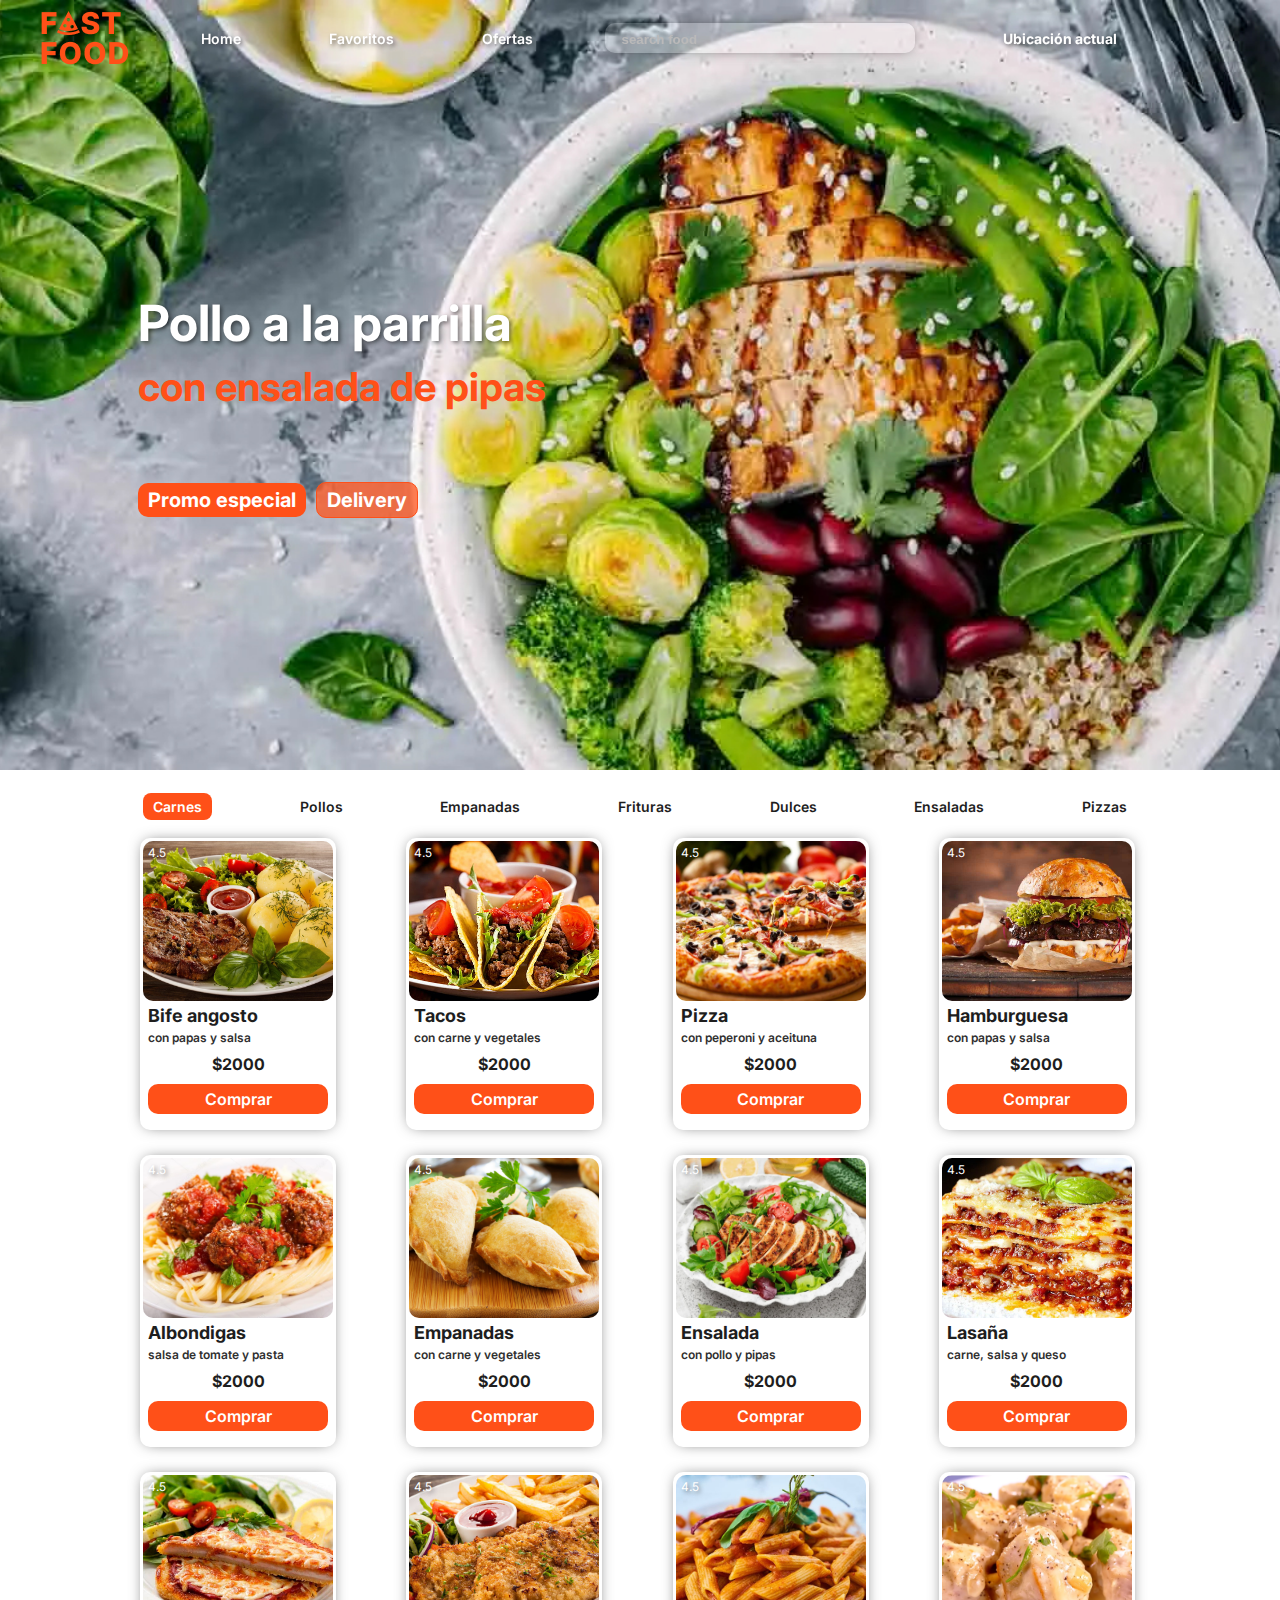
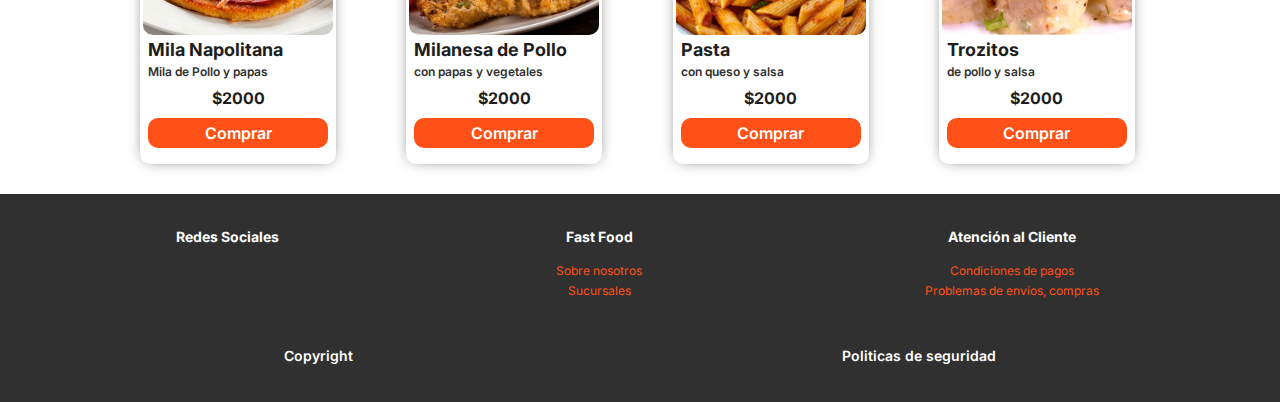
<file: index.html>
<!DOCTYPE html>
<html lang="en">

<head>
    <meta charset="UTF-8">
    <meta name="viewport" content="width=device-width, initial-scale=1.0">
    <!-- link-to-font-awesome -->
    <link rel="stylesheet" href="https://cdnjs.cloudflare.com/ajax/libs/font-awesome/6.4.2/css/all.min.css"
        integrity="sha512-z3gLpd7yknf1YoNbCzqRKc4qyor8gaKU1qmn+CShxbuBusANI9QpRohGBreCFkKxLhei6S9CQXFEbbKuqLg0DA=="
        crossorigin="anonymous" referrerpolicy="no-referrer" />
    <!-- link-to-css-styles -->
    <link rel="icon" href="images/logo-icon.png">
    <link rel="stylesheet" href="css/style.css">
    <title>Fast Food</title>
</head>

<body>
    <div class="background-home-navbar"></div>
    <!-- Nav-Bar -->
    <header class="nav-bar">
        <!-- Navbar-Mobile start-->
        <nav class="nav-bar-mobile">
            <div class="container-search-user">
                <div class="location-user">
                    <div class="location-text">
                        <i class="fa-solid fa-location-dot"></i>
                        <p>Ubicación actual</p>
                    </div>
                    <i class="fa-regular fa-circle-user"></i>
                </div>
                <form action="" class="nav-bar-search">
                    <i class="fa-solid fa-magnifying-glass"></i>
                    <input type="search" placeholder="search food">
                </form>
            </div>
            <ul class="menu-floating">
                <li><a href="/index.html" class="active"><i class="fa-solid fa-house"></i></a></li>
                <li><a href="#"><i class="fa-solid fa-heart"></i></a></li>
                <li>
                    <a href="pages/cart.html"><i class="fa-solid fa-bag-shopping"></i></a>
                    <p class="counter-cart counter-mobile">0</p>
                </li>
                <li><a href="#"><i class="fa-solid fa-bell"></i></a></li>
            </ul>
        </nav>
        <!-- Navbar-Mobile end -->
        <!-- Navbar-Desktop start-->
        <nav class="nav-bar-desktop">
            <img src="images/logo.png" alt="logo">
            <ul class="list-link">
                <li><a href="#home" class="element-show shadow">Home</a></li>
                <li><a href="#" class="element-show shadow">Favoritos</a></li>
                <li><a href="#offer" class="element-show shadow">Ofertas</a></li>
            </ul>
            <form action="" class="nav-bar-search shadow-search">
                <i class="fa-solid fa-magnifying-glass"></i>
                <input type="search" placeholder="search food">
            </form>
            <div class="location-text">
                <i class="fa-solid fa-location-dot element-show shadow"></i>
                <p class="element-show shadow">Ubicación actual</p>
            </div>
            <div class="box-user-bag">
                <i class="fa-regular fa-circle-user element-show shadow"></i>
                <a href="pages/cart.html"><i class="fa-solid fa-bag-shopping element-show shadow"></i></a>
                <p class="counter-cart counter-desktop">0</p>
            </div>
        </nav>
        <!-- Navbar-Desktop end-->
    </header>
    <!-- Nav-Bar End-->

    <!-- Main -->
    <main>
        <!-- Home -->
        <section class="home" id="home">
            <div class="container-home">
                <img src="images/first-home.jpg" alt="img-first">
                <div class="box-text-icon-delivery">
                    <h1 class="btn-promotion">Promo especial</h1>
                    <p class="btn-delivery"><i class="fa-solid fa-motorcycle"></i> Delivery</p>
                </div>
                <h2 class="title-first-home ">Pollo a la parrilla</h2>
                <span>con ensalada de pipas</span>
            </div>
        </section>
        <!-- Home-End -->
        <!-- Articles -->
        <section class="articles" id="offer">
            <!-- List-menu-filter -->
            <ul class="menu-filter">
                <li class="list-menu active-list">Carnes</li>
                <li class="list-menu">Pollos</li>
                <li class="list-menu">Empanadas</li>
                <li class="list-menu">Frituras</li>
                <li class="list-menu">Dulces</li>
                <li class="list-menu">Ensaladas</li>
                <li class="list-menu">Pizzas</li>
            </ul>
            <!-- List-menu-filter-end -->
            <div class="container-articles" id="container-list-articles">
            </div>
        </section>
        <!-- Articles-End -->
    </main>
    <!-- Main-End -->
    
    <!-- FOOTER -->
    <footer class="container-footer">
        <div class="box-media-social-about-services">
            <div class="box-social-about-service">
                <h4 class="title-first-footer">Redes Sociales</h4>
                <i class="fa-brands fa-square-facebook"></i>
                <i class="fa-brands fa-square-instagram"></i>
                <i class="fa-brands fa-square-twitter"></i>
            </div>
            <div class="box-social-about-service">
                <h4 class="title-first-footer">Fast Food</h4>
                <p>Sobre nosotros</p>
                <p>Sucursales</p>
            </div>
            <div class="box-social-about-service">
                <h4 class="title-first-footer">Atención al Cliente</h4>
                <p>Condiciones de pagos</p>
                <p>Problemas de envios, compras</p>
            </div>
        </div>
        <div class="copy-segurity">
            <h4>Copyright <i class="fa-regular fa-copyright"></i></h4>
            <h4>Politicas de seguridad</h4>
        </div>
    </footer>
    <!-- Footer-End -->

    <!-- Script-to-javascript -->
    <script src="js/productList.js"></script>
    <script src="js/home.js"></script>
</body>

</html>
</file>
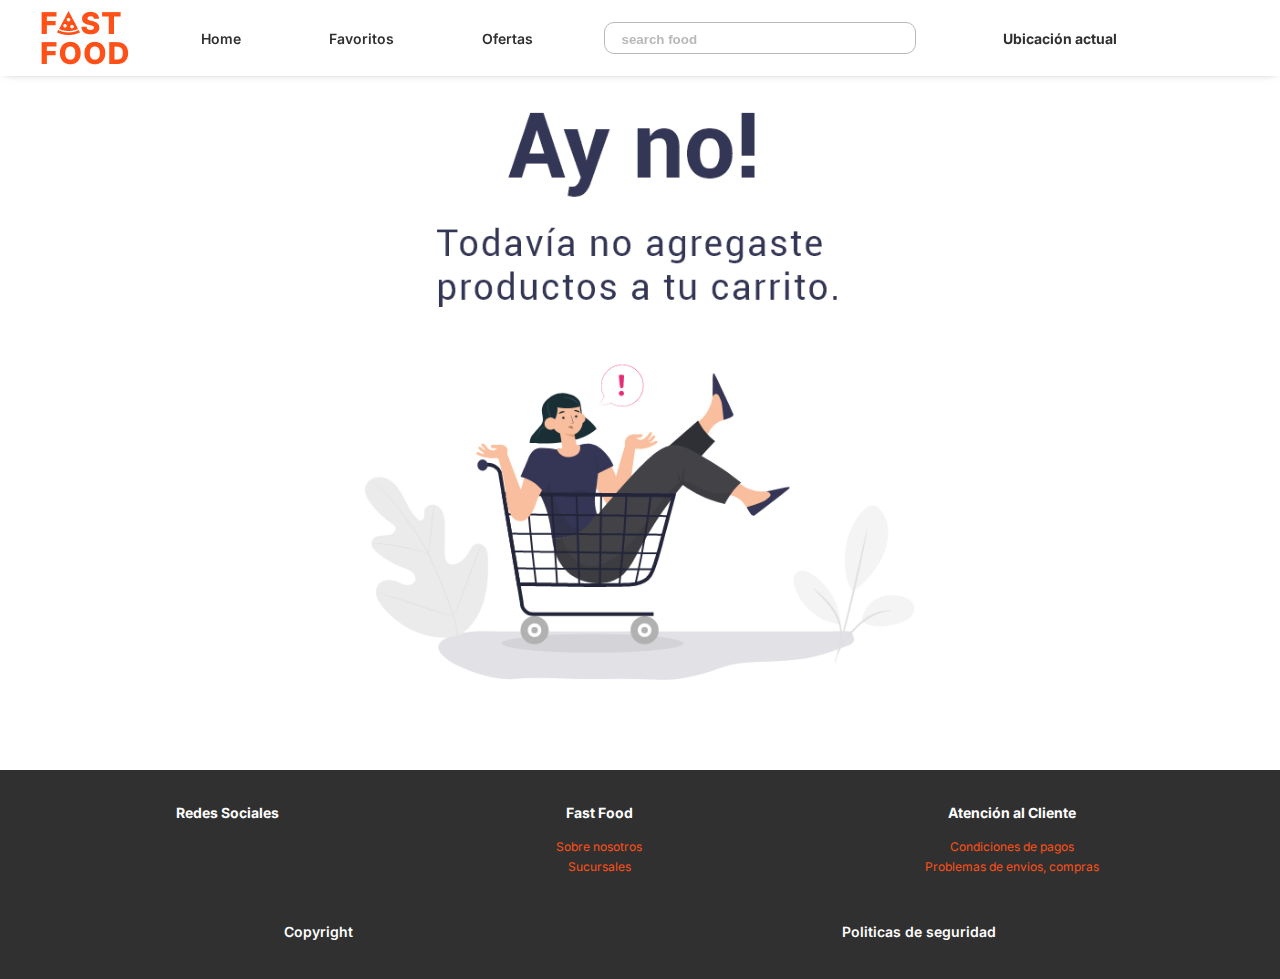
<file: pages/cart.html>
<!DOCTYPE html>
<html lang="en">

<head>
    <meta charset="UTF-8">
    <meta name="viewport" content="width=device-width, initial-scale=1.0">
    <!-- link-to-font-awesome -->
    <link rel="stylesheet" href="https://cdnjs.cloudflare.com/ajax/libs/font-awesome/6.4.2/css/all.min.css"
        integrity="sha512-z3gLpd7yknf1YoNbCzqRKc4qyor8gaKU1qmn+CShxbuBusANI9QpRohGBreCFkKxLhei6S9CQXFEbbKuqLg0DA=="
        crossorigin="anonymous" referrerpolicy="no-referrer" />
    <!-- link-to-css-cart -->
    <link rel="icon" href="../images/logo-icon.png">
    <link rel="stylesheet" href="../css/cart.css">
    <title>Carrito</title>
</head>

<body>
    <!-- Nav-Bar -->
    <header class="nav-bar">
        <!-- Navbar-Mobile -->
        <nav class="nav-bar-mobile">
            <a href="../index.html"><i class="fa-solid fa-chevron-left"></i></a>
            <h1>Orden</h1>
            <ul class="menu-floating">
                <li><a href="../index.html" class="active"><i class="fa-solid fa-house"></i></a></li>
                <li><a href="#"><i class="fa-solid fa-heart"></i></a></li>
                <li>
                    <a href="../pages/cart.html"><i class="fa-solid fa-bag-shopping"></i></a>
                    <p class="counter-cart counter-mobile">0</p>
                </li>
                <li><a href="#"><i class="fa-solid fa-bell"></i></a></li>
            </ul>
        </nav>
        <!-- Navbar-Mobile End-->

        <!-- Navbar-Desktop -->
        <nav class="nav-bar-desktop">
            <img src="../images/logo.png" alt="logo">
            <ul class="list-link">
                <li><a href="../index.html">Home</a></li>
                <li><a href="#">Favoritos</a></li>
                <li><a href="#">Ofertas</a></li>
            </ul>
            <form action="" class="nav-bar-search ">
                <i class="fa-solid fa-magnifying-glass"></i>
                <input type="search" placeholder="search food">
            </form>
            <div class="location-text">
                <i class="fa-solid fa-location-dot "></i>
                <p>Ubicación actual</p>
            </div>
            <div class="box-user-bag">
                <i class="fa-regular fa-circle-user "></i>
                <a href="../pages/cart.html"><i class="fa-solid fa-bag-shopping element-show shadow"></i></a>
                <p class="counter-cart counter-desktop">0</p>
            </div>
        </nav>
        <!-- Navbar-Desktop End-->
    </header>
    <!-- Nav-Bar End-->

    <!-- Cart-shopping -->
    <main>
        <div class="container-img-empty" style="display: none;">
            <img src="../images/empty-cart.png" class="img-cart-empty" alt="cart-img">
        </div>
        <div class="container-order-shop" >
            <!-- title-arrow-left-back version-desktop-->
            <div class="box-icon-text-desktop">
                <a href="../index.html"><i class="fa-solid fa-chevron-left"></i></a>
                <h2 class="title-order">Orden</h2>
            </div>
            <!-- title-arrow-left-back version-desktop END-->

            <div class="container-order-articles-cart">
                <!-- Component-of-list-products-and-swicther -->
                <div class="container-articles-switcher">
                    <!-- Container-switcher-direction -->
                    <div class="container-delivery-pick-up-location">
                        <div class="switch">
                            <input type="checkbox" id="switcher" >
                            <label for="switcher"></label>
                        </div>
                        <div class="box-location">
                            <h2 class="location">Dirección</h2>
                            <h2 class="direction-number">Carabobo 2001, <span>Caballito</span></h2>
                        </div>
                    </div>
                    <!-- Container-switcher-direction END-->

                    <!-- List-products-cart-of-shopping -->
                    <div class="container-articles" id="container-articles">
                    </div>
                    <!-- List-products-cart-of-shopping End-->
                </div>
                <!-- Component-of-list-products-and-swicther End-->

                <!-- Container-purchase-summary -->
                <div class="resumen-order-shop" id="order-of-shopping">
                    <h4 class="title-resumen">Resumen de compra</h4>
                    <div class="box-orden-total">
                        <div class="text-price-shop" id="border-bottom-resumen">
                            <p class="total-sub-delivery" >Sub total</p>
                            <p class="order-number-price" id="value-sub-total">$2000</p>
                        </div>
                        <div class="text-price-shop" id="border-bottom-resumen">
                            <p class="total-sub-delivery">Delivery</p>
                            <p class="order-number-price" id="value-delivery">$2000</p>
                        </div>
                        <div class="text-price-shop">
                            <p class="total-sub-delivery">Total a pagar</p>
                            <p class="order-number-price" id="total-value">$2000</p>
                        </div>
                    </div>
                    <a href="../index.html" class="btn-add-finale" id="add-article">Agregar más</a>
                    <a href="#" class="btn-add-finale" id="btn-open-modal">Finalizar</a>
                </div>
                <!-- Container-purchase-summary End-->
            </div>
        </div>
    </main>
    <!-- Cart-shopping End-->

    <!-- FOOTER -->
    <footer class="container-footer">
        <div class="box-media-social-about-services">
            <div class="box-social-about-service">
                <h4 class="title-first-footer">Redes Sociales</h4>
                <i class="fa-brands fa-square-facebook"></i>
                <i class="fa-brands fa-square-instagram"></i>
                <i class="fa-brands fa-square-twitter"></i>
            </div>
            <div class="box-social-about-service">
                <h4 class="title-first-footer">Fast Food</h4>
                <p>Sobre nosotros</p>
                <p>Sucursales</p>
            </div>
            <div class="box-social-about-service">
                <h4 class="title-first-footer">Atención al Cliente</h4>
                <p>Condiciones de pagos</p>
                <p>Problemas de envios, compras</p>
            </div>
        </div>
        <div class="copy-segurity">
            <h4>Copyright <i class="fa-regular fa-copyright"></i></h4>
            <h4>Politicas de seguridad</h4>
        </div>
    </footer>
    <!-- Footer End -->
    <div id="modal" class="modal" style="display: none;">
        <div class="modal-content">
            <h4>Compra Finalizada</h4>
            <p>Gracias por comprar en <span>FAST FOOD</span></p>
            <button id="redirectButton">Ir a la Tienda</button>
        </div>
    </div>
    <script src="../js/cart.js"></script>
</body>

</html>
</file>
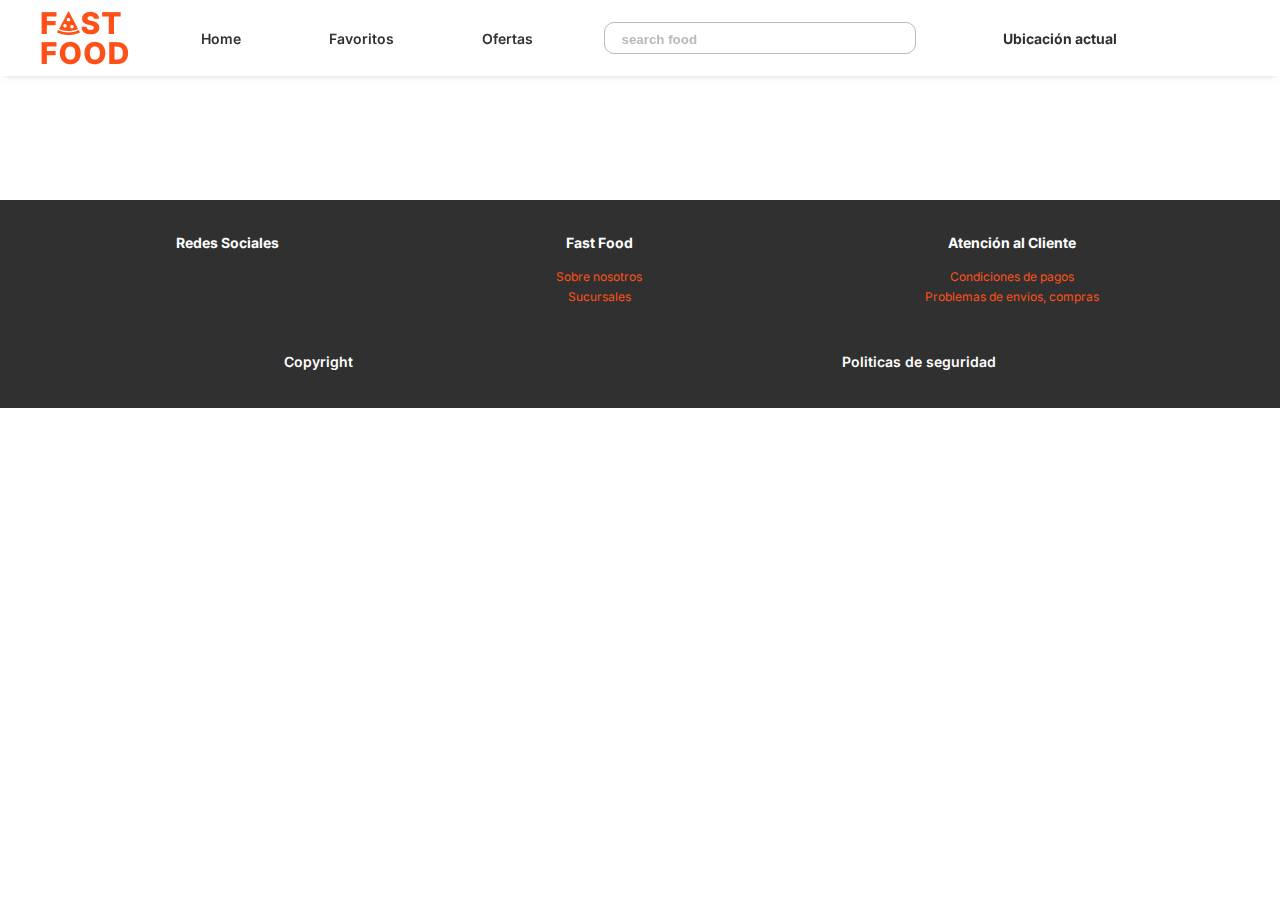
<file: pages/detail.html>
<!DOCTYPE html>
<html lang="en">

<head>
    <meta charset="UTF-8">
    <meta name="viewport" content="width=device-width, initial-scale=1.0">
    <!-- link-to-font-awesome -->
    <link rel="stylesheet" href="https://cdnjs.cloudflare.com/ajax/libs/font-awesome/6.4.2/css/all.min.css"
        integrity="sha512-z3gLpd7yknf1YoNbCzqRKc4qyor8gaKU1qmn+CShxbuBusANI9QpRohGBreCFkKxLhei6S9CQXFEbbKuqLg0DA=="
        crossorigin="anonymous" referrerpolicy="no-referrer" />
    <!-- link-to-css-detail -->
    <link rel="icon" href="../images/logo-icon.png">
    <link rel="stylesheet" href="../css/detail.css">
    <title>Detalle del producto</title>
</head>

<body>
    <!-- Nav-Bar -->
    <header class="nav-bar">
        <!-- Navbar-Mobile -->
        <nav class="nav-bar-mobile">
            <a href="../index.html"><i class="fa-solid fa-chevron-left"></i></a>
            <h1>Detalle</h1>
            <i class="fa-regular fa-heart"></i>
        </nav>
        <!-- Navbar-Mobile-End -->
        
        <!-- Navbar-Desktop -->
        <nav class="nav-bar-desktop">
            <img src="../images/logo.png" alt="logo">
            <ul class="list-link">
                <li><a href="../index.html" >Home</a></li>
                <li><a href="#" >Favoritos</a></li>
                <li><a href="#" >Ofertas</a></li>
            </ul>
            <form action="" class="nav-bar-search ">
                <i class="fa-solid fa-magnifying-glass"></i>
                <input type="search" placeholder="search food">
            </form>
            <div class="location-text">
                <i class="fa-solid fa-location-dot "></i>
                <p>Ubicación actual</p>
            </div>
            <div class="box-user-bag">
                <i class="fa-regular fa-circle-user "></i>
                <a href="../pages/cart.html"><i class="fa-solid fa-bag-shopping element-show shadow"></i></a>
            </div>
        </nav>
        <!-- Navbar-Desktop-End -->
    </header>
    <!-- Nav-Bar End -->

    <!-- Detail-Product -->
    <main id="main-detail">
    </main>
    <!-- Detail-Product End -->

    <!-- FOOTER -->
    <footer class="container-footer">
        <div class="box-media-social-about-services">
            <div class="box-social-about-service">
                <h4 class="title-first-footer">Redes Sociales</h4>
                <i class="fa-brands fa-square-facebook"></i>
                <i class="fa-brands fa-square-instagram"></i>
                <i class="fa-brands fa-square-twitter"></i>
            </div>
            <div class="box-social-about-service">
                <h4 class="title-first-footer">Fast Food</h4>
                <p>Sobre nosotros</p>
                <p>Sucursales</p>
            </div>
            <div class="box-social-about-service">
                <h4 class="title-first-footer">Atención al Cliente</h4>
                <p>Condiciones de pagos</p>
                <p>Problemas de envios, compras</p>
            </div>
        </div>
        <div class="copy-segurity">
            <h4>Copyright <i class="fa-regular fa-copyright"></i></h4>
            <h4>Politicas de seguridad</h4>
        </div>
    </footer>
    <!-- FOOTER END-->
    <script src="../js/productList.js"></script>
    <script src="../js/detail.js"></script>
</body>

</html>
</file>
<file: css/style.css>
@import url('https://fonts.googleapis.com/css2?family=Bai+Jamjuree:wght@400;500;600;700&family=Inter:wght@300;400;500;600;700&family=Roboto:wght@100;400;500&display=swap');

:root {
    --c-brand: #ff5018;
    --c-dark:#1e1e1e;
    --c-body:#303030;
    --c-light:#bab9b9;
    --c-white:  white;
    --c-oro: #ffb700;
    --f-main:'Inter', sans-serif;
    --transition:all .6s cubic-bezier(.165,.84,.44,1);
    --shadow: 0px 0px 15px -5px rgba(0,0,0,0.7);
    --text-shadow: 2px 2px 4px rgba(0, 0, 0, 0.5);
}

body{
    margin: 0;
    position: relative;
    font-family: var(--f-main);
}
.background-home-navbar{
    position: absolute;
    background-color: var(--c-body);
    z-index: -1;
    height: 200px;
    width: 100%;
}

/* Navbar-Mobile */
.container-search-user{
    padding: 20px 20px 15px 20px;
}
.location-user{
    display: flex;
    flex-direction: row;
    align-items: center;
    justify-content: space-between;
}
.fa-circle-user{
    font-size: 25px;
    color: var(--c-brand);
}
.location-text{
    display: flex;
    flex-direction: row;
    align-items: center;
}
.location-text i {
    padding-right: 2px;
    color: var(--c-brand);
}
.location-text p {
    margin: 5px;
    font-size: 14px;
    color: var(--c-white);
    font-weight: 700;
}
.nav-bar-search{
    border-radius: 10px;
    background-color: rgba(255, 255, 255, 0.2);
    padding: 5px;
    margin: 10px 0;
}
.nav-bar-search input{
    background-color:transparent;
    outline: none;
    font-weight: 600;
    border: none;
}
.nav-bar-search input::placeholder{
    color: var(--c-light);
}
.nav-bar-search i {
    padding-right: 5px;
    padding-left: 5px;
    color: var(--c-light);
}

.menu-floating{
    background-color: var(--c-white);
    max-width: 290px;
    bottom: 5px;
    right: 50%;
    transform: translateX(50%);
    position: fixed;
    z-index: 10;
    width: 90%;
    border-radius: 20px;
    list-style: none;
    display: flex;
    flex-direction: row;
    align-items: center;
    justify-content: space-around;
    padding: 10px 8px;
    box-shadow: var(--shadow);
}
.menu-floating i {
    color: var(--c-light);
    font-size: 18px;
}
.active i {
    color: var(--c-brand);
}
.counter-cart{
    position: absolute;
    top: -38%;
    right: 30%;
    background-color: var(--c-brand);
    color: var(--c-white);
    padding: 5px 8px;
    border-radius: 50%;
    font-size: 10px;
    box-shadow: var(--shadow);
}
/* Navbar-Mobile END*/

/* Navbar-desktop */
.nav-bar-desktop{
    display: none;
}

/* Main */
/* HOME */
.home{
    padding: 5px 20px;
}
.container-home{
    position: relative;
    box-sizing: border-box;
    border-radius: 20px;
    overflow: hidden;
    min-height: 160px;
    max-height: 300px;
    height:auto;
}
.container-home img{
    width: 100%;
    min-height: 160px;
    object-fit: cover;
}
.box-text-icon-delivery{
    position: absolute;
    top: 0;
    padding-left: 10px;
    display: flex;
    flex-direction: row;
    align-items: center;
}
.btn-promotion{
    font-size: 14px;
    color: var(--c-white);
    background-color: var(--c-brand);
    padding: 5px 10px;
    border-radius: 10px;
    margin: 10px 0;
}
.title-first-home{
    position: absolute;
    text-shadow:var(--text-shadow);
    bottom:40%;
    padding-left: 10px;
    color: var(--c-white);
    margin: 0;
}
.btn-delivery{
    display: none;
}
.container-home span{
    display: none;
}
/* HOME  END */

/* section of Articles */
.articles{
    padding: 10px 20px;
}
/* Styles of list menu */
.menu-filter{
    display: flex;
    flex-direction: row;
    overflow: hidden;
    align-items: center;
    justify-content: space-between;
    list-style: none;
    padding: 2px 0;
    margin: 2px 0px 10px 0px;
}
.list-menu{
    margin: 3px;
    font-size: 12px;
    font-weight: 600;
    padding: 5px 10px;
    color: var(--c-dark);
    cursor: pointer;
    transition: var(--transition);
    border-radius: 8px;
}
.list-menu:hover{
    outline: 1px solid var(--c-brand);
    background-color: #ff52183e;
    color: var(--c-brand);
}
.active-list{
    background-color: var(--c-brand);
    border-radius: 8px;
    color: var(--c-white);
}
/* Styles of list menu End */

/* Styles container of articles */
.container-articles{
    display: flex;
    box-sizing: border-box;
    flex-wrap: wrap;
    justify-content: space-between;
}
.articles-box{
    padding: 3px;
    position: relative;
    box-shadow: var(--shadow);
    border-radius: 10px;
    margin: 5px 5px 20px 0px;
    width: 45%;
}
.articles-box a{
    text-decoration: none;
}
.articles-box img {
    width: 100%;
    height:120px;
    border-radius: 10px;
    object-fit: cover;
}
.heart-number{
    position: absolute;
    text-shadow: var(--text-shadow);
    top: -5px;
    font-size: 12px;
    padding-left: 5px;
    color: var(--c-white);
}
.heart-number i {
    color: var(--c-oro);
    font-size: 12px;
    text-shadow: var(--text-shadow);
}
.box-text-price-btn{
    padding: 0 5px;
}
.title-article{
    margin: 0;
    color: var(--c-dark);
    font-size: 14px;
}
.box-text-price-btn span{
    font-size: 10px;
    color: var(--c-body);
    font-weight: 600;
}
.box-price-btn-icon{
    display: flex;
    flex-direction: row;
    align-items: center;
    margin-top: 5px;
    padding: 3px 0;
    justify-content: space-between;
}
.price-article{
    margin: 0;
    color: var(--c-dark);
    font-weight: 700;
    font-size: 12px;
}
.fa-plus{
    color: var(--c-white);
    font-size: 12px;
    border-radius: 5px;
    background-color: var(--c-brand);
    padding: 5px;
    cursor: pointer;
}
.btn-shop{
    display: none;
}
/* Styles container of articles END*/
/* section of Articles End*/

/* FOOTER */
.container-footer{
    background-color: var(--c-body);
    padding: 15px 20px 60px 20px;
}
.box-social-about-service{
    margin-bottom: 25px;
    text-align: center;
}
.box-social-about-service p {
    color: var(--c-brand);
    margin: 5px;
    font-size: 12px;
}
.box-social-about-service i {
    color: var(--c-brand);
    font-size: 20px;
    padding: 0px 10px;
}
.title-first-footer{
    font-size: 14px;
    color: var(--c-white);
}
.copy-segurity{
    display: flex;
    flex-direction: row;
    margin: 10px 0px;
    align-items: center;
    justify-content: space-between;
}
.copy-segurity h4 {
    color: var(--c-white);
    font-size: 14px;
    font-weight: 600;
}
/* FOOTER END*/

@media(min-width:481px){
    /* Section of home */
    .btn-delivery{
        display: block;
        background-color: #ff5218bc;
        border: 1px solid #ff5018;
        color: var(--c-white);
        padding: 5px 10px;
        border-radius: 10px;
        font-size: 14px;
        margin-left: 10px;
        font-weight: 700;
    }
    .container-home span{
        position: absolute;
        display: block;
        bottom: 25%;
        padding-left: 10px;
        color: var(--c-brand);
        font-size: 20px;
        font-weight: 700;
    }
    /* Section of home End*/

    /* Section of articles */
    .title-article{
        font-size: 18px;
    }
    .box-text-price-btn span{
        font-size: 12px;
    }
    .articles-box{
        max-width: 190px;
    }
    .articles-box img {
        height: 160px;
    }
    .box-price-btn-icon{
        flex-direction: column;
    }
    .price-article{
        font-size: 16px;
    }
    .fa-plus{
        display: none;
    }
    .btn-shop{
        text-align: center;
        display: block;
        background-color: var(--c-brand);
        color: var(--c-white);
        margin: 10px 0px;
        width: 100%;
        padding: 5px 0px;
        border-radius: 10px;
        font-weight: 600;
        cursor: pointer;
    }
    /* Section of articles End*/
}
@media(min-width:600px){
    /* Size of box article */
    .articles-box{
        width: 28%;
    }
}
@media(min-width:840px){
    /* Nav-bar*/
    .nav-bar-mobile{
        display: none;
    }
    /* Background of Narbar */
    header{
        position: fixed;
        width: 100%;
        z-index: 11;
        transition: var(--transition);
        box-sizing: border-box;
    }
    
    /* NavBar version desktop */
    .nav-bar-desktop{
        display: block;
        width: 100%;
        display: flex;
        flex-direction: row;
        align-items: center;
        box-sizing: border-box;
        justify-content:space-between;
        padding: 5px 20px;
    }
    .list-link{
        display: flex;
        flex-direction: row;
        align-items: center;
        justify-content: space-between;
        padding: 0;
        margin: 5px;
        box-sizing: border-box;
        list-style: none;
    }
    .list-link li a {
        color: var(--c-white);
        margin: 0px 10px;
        padding: 5px;
        text-decoration: none;
        font-weight: 600;
        font-size: 14px;
        transition: var(--transition);
    }
    .list-link li a:hover{
        border-bottom: 4px solid var(--c-brand);
    }
    .location-text{
        padding-left: 5px;
    }
    .box-user-bag{
        position: relative;
        display: flex;
        flex-direction: row;
        align-items: center;
        justify-content: flex-end;
        width: 8%;
    }
    .fa-circle-user, .fa-bag-shopping{
        color: var(--c-brand);
        font-size: 20px;
        margin: 0px 0px 0px 20px;
    }
    .counter-cart{
        position: absolute;
        top: -100%;
        right: -20%;
    }
    /* NavBar version desktop END*/

    /* scrolled-nav-bar*/
    .scrolled{
        background-color: var(--c-white);
        box-shadow: var(--shadow);
    }
    .scrolled a {
        color: var(--c-body) !important;
    }
    .scrolled p {
        color: var(--c-body) !important;
    }
    .scrolled .nav-bar-search{
        border: 1px solid var(--c-light);
    }
    /* scrolled-nav-bar End*/

    /* shadow-text in NavBar */
    .shadow{
        text-shadow: var(--text-shadow);
    }
    .shadow-search{
        box-shadow: var(--shadow);
    }
    /* shadow-text in NavBar End*/

    /* Nav-Bar End */

    /* Home-desktop */
    .home{
        padding: 0;
    }
    .container-home{
        background-image: url(../images/first-home.jpg);
        background-size: cover;
        background-position: center;
        height: 770px; 
        max-height: 800px;
        border-radius: 0px;
    }
    .container-home img {
        display: none;
    }
    .box-text-icon-delivery{
        top: 60%;
        left: 10%;
    }
    .btn-promotion, .btn-delivery{
        font-size: 20px;
    }
    .title-first-home{
        top: 38%;
        left: 10%;
        font-size: 50px;
    }
    .container-home span{
        top: 47%;
        left: 10%;
        font-size: 40px;
    }
    /* Home-desktop End*/

    /* Section Articles */
    .menu-filter{
        max-width: 1000px;
        padding: 10px 0px;
        margin: auto;
    }
    .list-menu {
        font-size: 14px;
    }
    .container-articles{
        max-width: 1000px;
        margin: auto;
    }
    .articles-box{
        width: 22%;
    }
    /* Section Articles End*/

    /* Footer */
    .container-footer{
        padding-bottom: 20px;
    }
    .box-media-social-about-services{
        display: flex;
        flex-direction: row;
        max-width: 1200px;
        margin: auto;
        justify-content: space-around;
    }
    .copy-segurity{
        justify-content: space-around;
        max-width: 1200px;
        margin: auto;
    }
    /* Footer End*/
}
@media(min-width:1200px){
    /*Nav-Bar version desktop*/
    .nav-bar-desktop{
        max-width: 1200px;
        margin: auto;
        padding: 5px 0px;
    }
    .list-link{
        width: 35%;
        justify-content: space-around;
    }
    .nav-bar-search{
        width: 25%;
    }
    .location-text{
        width: 15%;
        justify-content: flex-end;
    }
    .fa-circle-user, .fa-bag-shopping{
        font-size: 25px;
    }
    /*Nav-Bar version desktop End*/
}
</file>
<file: css/cart.css>
@import url('https://fonts.googleapis.com/css2?family=Bai+Jamjuree:wght@400;500;600;700&family=Inter:wght@300;400;500;600;700&family=Roboto:wght@100;400;500&display=swap');

:root {
    --c-brand: #ff5018;
    --c-dark: #1e1e1e;
    --c-body: #303030;
    --c-light: #bab9b9;
    --c-white: white;
    --c-oro: #ffb700;
    --f-main: 'Inter', sans-serif;
    --transition: all .6s cubic-bezier(.165, .84, .44, 1);
    --shadow: 0px 0px 9px -5px rgba(0, 0, 0, 0.7);
    --text-shadow: 2px 2px 4px rgba(0, 0, 0, 0.5);
}

body {
    margin: 0;
    font-family: var(--f-main);
    position: relative;
}
main{
    position: relative;
}
/* Modal */
.modal{
    position: absolute;
    top: 0%;
    width: 100%;
    z-index: 99999999;
    border: 1px solid black;
    height: 100%;
    background-color: #30303051;
}
.modal-content{
    position: fixed;
    top: 50%;
    right: 50%;
    transform: translate(50%,-50%);
    width: 50%;
    max-width:250px;
    height: 250px;
    background-color: var(--c-white);
    border-radius: 10px;
    display: flex;
    flex-direction: column;
    align-items: center;
    padding: 5px;
    box-shadow: var(--shadow);
}
.modal-content h4{
    text-align: center;
    color:  var(--c-brand);
    font-size: 20px;
}
.modal-content p {
    text-align: center;
    color: var(--c-body);
    font-weight: 500;
    margin: 0;
    padding: 5px 15px 10px 15px;
}
.modal-content span{
    color: var(--c-brand);
    font-weight: 600;
}
#redirectButton{
    padding: 10px 20px;
    font-size: 15px;
    color: var(--c-white);
    outline: none;
    border: none;
    border-radius: 10px;
    margin: 20px 0;
    background-color: var(--c-brand);
}
/*END-MODAL*/
/* Navbar-mobile */
.nav-bar-mobile {
    display: flex;
    flex-direction: row;
    align-items: center;
    padding: 10px 20px;
    justify-content: space-between;
}

.nav-bar-mobile h1 {
    margin: auto;
    text-align: center;
    font-size: 20px;
    color: var(--c-body);
    font-weight: 600;
}

.fa-chevron-left {
    color: var(--c-body);
    font-size: 20px;
    cursor: pointer;
}
.menu-floating{
    background-color: var(--c-white);
    max-width: 290px;
    bottom: 5px;
    right: 50%;
    transform: translateX(50%);
    position: fixed;
    z-index: 10;
    width: 90%;
    border-radius: 20px;
    list-style: none;
    display: flex;
    flex-direction: row;
    align-items: center;
    justify-content: space-around;
    padding: 10px 8px;
    box-shadow: var(--shadow);
}
.menu-floating i {
    color: var(--c-light);
    font-size: 18px;
}
.active i {
    color: var(--c-brand);
}
.counter-cart{
    position: absolute;
    top: -38%;
    right: 30%;
    background-color: var(--c-brand);
    color: var(--c-white);
    padding: 5px 8px;
    border-radius: 50%;
    font-size: 10px;
    box-shadow: var(--shadow);
}
/* Navbar-mobile End*/

/* Navbar-desktop */
.nav-bar-desktop {
    display: none;
}

/* Main order article*/
.container-img-empty{
    width: 100%;
}
.img-cart-empty{
    width: 100%;
    display: flex;
    justify-content: center;
    margin: auto;
    max-width: 550px;
    padding: 30px 0;
}
.container-order-shop{
    padding: 0px 20px;
}
.box-icon-text-desktop{
    display: none;
}

/* Switch*/
.switch{
    position: relative;
    width: 100%;
    height: 50px;
    border-radius: 10px;
}
.switch input{
    margin: 0;
    appearance: none;
    width: 100%;
    height: 50px;
    border-radius: 10px;
    background-color: rgb(230, 228, 228);
    outline: none;
    box-sizing: border-box;
    transition: all 0.25s;
}
.switch input::before,
.switch input::after{
    z-index: 2;
    position: absolute;
    top: 56%;
    font-weight: bolder;
}
.switch input::before{
    content: "Delivery";
    left: 25%;
    transform: translate(-50%, -50%);
}
.switch input::after{
    content: "Pick-Up";
    right: 25%;
    transform: translate(50%, -50%);
}
.switch input:checked{
    background-color: rgb(230, 228, 228);
}
.switch label{
    z-index: 1;
    position: absolute;
    top: 1px;
    bottom: 1px;
    border-radius: 10px;
}
.switch input:checked::after{
    color: var(--c-body);
    transition: color 0.5s;
}
.switch input:checked::before{
    color: var(--c-white);
    transition: color 0.5s;
}
.switch input:checked+label{
    left: 1px;
    right:50%;
    background: var(--c-brand);
    transition: left 0.5s, right 0.4s 0.2s;
}
.switch input:not(:checked){
    background: rgb(230, 228, 228);
    transition: background 0.4s;
}
.switch input:not(:checked)::before{
    color: var(--c-body);
    transition: color 0.5s;
}
.switch input:not(:checked)::after{
    color: var(--c-white);
    transition: color 0.5s 0.2s;
}
.switch input:not(:checked)+label{
    left: 50%;
    right: 1px;
    background: var(--c-brand);
    transition: left 0.4s 0.2s, right 0.5s,background 0.35s;
}
/* Switch-end*/

.box-location{
    border-bottom: var(--c-light) solid 2px;
    display: flex;
    padding: 10px 0px;
    flex-direction: column;
}
.location{
    margin: 0;
    font-size: 18px;
    color: var(--c-dark);
}
.direction-number{
    color: var(--c-body);
    font-weight: 500;
    font-size: 14px;
}
.box-location span{
    color: var(--c-dark);
    font-weight: 600;
}
/* Section of list article in cart */
article{
    border-bottom: 2px solid var(--c-light);
    padding: 5px 0;
}
.box-img-description-stock{
    display: flex;
    flex-direction: row;
    align-items: center;
    justify-content: space-between;
}
.box-img-description-stock img {
    width: 20%;
    border-radius: 5px;
    height: 50px;
    object-fit: cover;
}
.box-text-articles{
    width: 40%;
}
.title-articles{
    margin: 0;
    font-size: 13px;
    color: var(--c-dark);
}
.character-article{
    margin: 0;
    font-size: 12px;
    font-weight: 500;
    color: var(--c-body);
}
.box-plus-minus{
    display: flex;
    flex-direction: row;
    align-items: center;
    width: 35%;
    justify-content: end;
}
.box-plus-minus p {
    margin: 0;
    font-weight: 500;
    color: var(--c-body);
    padding: 5px 15px;
}
.fa-plus,.fa-minus{
    padding: 5px;
    color: var(--c-light);
    border: 1px solid var(--c-light);
    border-radius: 5px;
}
.container-delete-price{
    display: flex;
    flex-direction: row-reverse;
    justify-content: space-between;
}
.box-price-delete{
    display: flex;
    flex-direction: row;
    align-items: center;
    padding: 5px;
}
.text-delete-price{
    padding: 0 10px;
    font-size: 14px;
    font-weight: 500;
    margin: 0;
    color: var(--c-light);
    cursor: pointer;
}
.price-number,.fa-circle-xmark{
    color: var(--c-brand);
    margin: 0;
    font-size: 14px;
    font-weight: 500;
}
/* Section of list article in cart */

/* Container of order */ 
.resumen-order-shop{
    /* border: 1px dashed blue; */
    display: flex;
    flex-direction: column;
    align-items: center;
    margin: 20px 0 35px 0;
    border-radius: 15px;
    padding: 5px 15px;
    box-shadow: var(--shadow);
}
.box-orden-total{
    width: 100%;
}
.title-resumen{
    margin: 0;
    font-size: 16px;
    padding: 10px 0;
}
.text-price-shop{
    width: 100%;
    display: flex;
    padding: 10px 0px;
    flex-direction: row;
    align-items: center;
    box-sizing: border-box;
    justify-content: space-between;
}
#border-bottom-resumen{
    border-bottom: var(--c-light) 2px solid;
}
.total-sub-delivery{
    color: var(--c-body);
    font-weight: 500;
    font-size: 14px;
    margin: 0;
}
.order-number-price{
    font-size: 14px;
    margin: 0;
    color: var(--c-dark);
    font-weight: 600;
}
.btn-add-finale{
    /* border: 1px solid orange; */
    width: 100%;
    margin: 10px 0;
    border-radius: 10px;
    font-weight: 500;
    font-size: 14px;
    text-align: center;
    padding: 10px;
    box-sizing: border-box;
    text-decoration: none;
    color: var(--c-white);
    background-color: var(--c-brand);
}
/* Container of order End*/ 
/* Main order article End*/

/* FOOTER */
.container-footer{
    background-color: var(--c-body);
    padding: 15px 20px 60px 20px;
}
.box-social-about-service{
    margin-bottom: 25px;
    text-align: center;
}
.box-social-about-service p {
    color: var(--c-brand);
    margin: 5px;
    font-size: 12px;
}
.box-social-about-service i {
    color: var(--c-brand);
    font-size: 20px;
    padding: 0px 10px;
}
.title-first-footer{
    font-size: 14px;
    color: var(--c-white);
}
.copy-segurity{
    display: flex;
    flex-direction: row;
    margin: 10px 0px;
    align-items: center;
    justify-content: space-between;
}
.copy-segurity h4 {
    color: var(--c-white);
    font-size: 14px;
    font-weight: 600;
}
/* FOOTER END*/

@media(min-width:600px){
    /* Main  List articles*/
    article{
        display: flex;
        flex-direction: row;
        align-items: center;
        justify-content: space-between;
    }
    .box-img-description-stock{
        width: 60%;
    }
    .box-img-description-stock img{
        height: 65px;
    }
    .container-delete-price{
        flex-direction: row;
        width: 40%;
        justify-content: space-around;
    }
    .show-text{
        display: none;
    }
    /* Main  List articles End*/
}
@media(min-width:840px){
    /* Nav-bar*/
    .nav-bar-mobile {
        display: none;
    }
    /* Background of Narbar */
    header {
        position: fixed;
        width: 100%;
        z-index: 11;
        background-color: var(--c-white);
        transition: var(--transition);
        box-shadow: var(--shadow);
        box-sizing: border-box;
    }

    /* NavBar version desktop */
    .nav-bar-desktop {
        display: block;
        width: 100%;
        display: flex;
        flex-direction: row;
        align-items: center;
        box-sizing: border-box;
        justify-content: space-between;
        padding: 5px 20px;
    }
    .list-link {
        display: flex;
        flex-direction: row;
        align-items: center;
        justify-content: space-between;
        padding: 0;
        margin: 5px;
        box-sizing: border-box;
        list-style: none;
    }
    .list-link li a {
        color: var(--c-body);
        margin: 0px 10px;
        padding: 5px;
        text-decoration: none;
        font-weight: 600;
        font-size: 14px;
        transition: var(--transition);
    }
    .list-link li a:hover {
        border-bottom: 4px solid var(--c-brand);
    }
    .location-text {
        display: flex;
        flex-direction: row;
        align-items: center;
    }
    .location-text i {
        padding-right: 2px;
        color: var(--c-brand);
    }
    .location-text p {
        margin: 5px;
        font-size: 14px;
        color: var(--c-body);
        font-weight: 700;
    }
    .nav-bar-search {
        border-radius: 10px;
        border: solid 1px var(--c-light);
        background-color: rgba(255, 255, 255, 0.2);
        padding: 5px;
        margin: 10px 0;
    }
    .nav-bar-search input {
        background-color: transparent;
        outline: none;
        font-weight: 600;
        border: none;
    }
    .nav-bar-search input::placeholder {
        color: var(--c-light);
    }
    .nav-bar-search i {
        padding-right: 5px;
        padding-left: 5px;
        color: var(--c-light);
    }
    .location-text {
        padding-left: 5px;
    }
    .box-user-bag {
        position: relative;
        display: flex;
        flex-direction: row;
        align-items: center;
        justify-content: flex-end;
        width: 8%;
    }
    .fa-circle-user,
    .fa-bag-shopping {
        color: var(--c-brand);
        font-size: 20px;
        margin: 0px 0px 0px 20px;
    }
    .counter-cart{
        position: absolute;
        top: -100%;
        right: -20%;
    }
    /* NavBar version desktop END*/

    /* Main*/
    .img-cart-empty{
        padding: 90px 0;
    }
    .container-order-shop{
        max-width: 1000px;
        margin: auto;
        padding-top: 70px;
    }
    .box-icon-text-desktop{
        padding: 30px 0px;
        display: flex;
        flex-direction: row;
        align-items: center;
    }
    .title-order{
        margin: 0px 10px;
        color: var(--c-body);
        font-size: 20px;
    }
    .container-order-articles-cart{
        display: flex;
        flex-direction: row;
        justify-content: space-between;
        margin-bottom: 150px;
    }
    .container-articles-switcher{
        width: 63%;
    }
    .container-articles{
        border-top: 2px solid var(--c-light);
    }
    .container-delivery-pick-up-location{
        display: flex;
        justify-content: space-between;
        flex-direction: row;
        padding-bottom: 20px;
    }
    .switch{
        width: 50%;
    }
    .box-location{
        padding: 0;
        border-bottom: 0;
    }
    article{
        padding: 10px 0px;
    }
    .resumen-order-shop{
        width: 230px;
        height: 350px;
        justify-content: space-evenly;
        padding: 5px 20px;
        margin: 0;
    }
    .btn-add-finale{
        padding: 15px 10px;
    }
    #add-article{
        margin-top: 30px;
    }  
    /* Main end */

    /* Footer */
    .container-footer{
        padding-bottom: 20px;
    }
    .box-media-social-about-services{
        display: flex;
        flex-direction: row;
        max-width: 1200px;
        margin: auto;
        justify-content: space-around;
    }
    .copy-segurity{
        justify-content: space-around;
        max-width: 1200px;
        margin: auto;
    } 
    /* Footer END*/
}

@media(min-width:1200px){
    /*Nav-Bar version desktop*/
    .nav-bar-desktop{
        max-width: 1200px;
        margin: auto;
        padding: 5px 0px;
    }
    .list-link{
        width: 35%;
        justify-content: space-around;
    }
    .nav-bar-search{
        width: 25%;
    }
    .location-text{
        width: 15%;
        justify-content: flex-end;
    }
    .fa-circle-user, .fa-bag-shopping{
        font-size: 25px;
    }
    /*Nav-Bar version desktop End*/
}
</file>
<file: css/detail.css>
@import url('https://fonts.googleapis.com/css2?family=Bai+Jamjuree:wght@400;500;600;700&family=Inter:wght@300;400;500;600;700&family=Roboto:wght@100;400;500&display=swap');

:root {
    --c-brand: #ff5018;
    --c-dark: #1e1e1e;
    --c-body: #303030;
    --c-light: #bab9b9;
    --c-white: white;
    --c-oro: #ffb700;
    --f-main: 'Inter', sans-serif;
    --transition: all .6s cubic-bezier(.165, .84, .44, 1);
    --shadow: 0px 0px 9px -5px rgba(0, 0, 0, 0.7);
    --text-shadow: 2px 2px 4px rgba(0, 0, 0, 0.5);
}

body {
    margin: 0;
    font-family: var(--f-main);
    position: relative;
}

/* Navbar-mobile */
.nav-bar-mobile {
    display: flex;
    flex-direction: row;
    align-items: center;
    padding: 10px 20px;
    justify-content: space-between;
}

.nav-bar-mobile h1 {
    margin: 0;
    font-size: 20px;
    color: var(--c-body);
    font-weight: 600;
}

.fa-chevron-left {
    color: var(--c-body);
    font-size: 20px;
    cursor: pointer;
}

.fa-heart {
    color: var(--c-body);
    font-size: 20px;
    cursor: pointer;
}
/* Navbar-mobile End*/

/* Navbar-desktop */
.nav-bar-desktop {
    display: none;
}

/* Main Detail article*/
.box-title-detail-next {
    display: none;
}

.box-article-img-description {
    padding: 5px 20px;
    box-sizing: border-box;
}

.box-article-img-description img {
    width: 100%;
    object-fit: cover;
    border-radius: 10px;
    box-sizing: border-box;
}

.container-title-price-description .fa-heart {
    display: none;
}

.price-desktop {
    display: none;
}

.desktop-price-div {
    display: none;
}

.first-title {
    margin: 5px 0;
    font-size: 20px;
    color: var(--c-dark);
}

.sub-title-article {
    margin: 10px 0;
    font-size: 18px;
    color: var(--c-dark);
}

.container-title-price-description span,
.text-description {
    color: var(--c-body);
    font-weight: 500;
    font-size: 14px;
    margin: 13px 0;
}

.box-food-favorites {
    border-bottom: 1px solid var(--c-light);
    display: flex;
    flex-direction: row;
    align-items: center;
    justify-content: space-between;
}

.box-food-favorites p {
    font-size: 16px;
    font-weight: 600;
}

.fa-star {
    color: var(--c-oro);
}

.fa-utensils {
    font-size: 16px;
    color: var(--c-brand);
    border: 3px solid var(--c-brand);
    padding: 3px;
}

.box-plus-minus {
    display: flex;
    flex-direction: row;
    align-items: center;
}

.box-plus-minus p {
    color: var(--c-body);
    padding: 0 15px;
    font-weight: 600;
    margin: 10px 0;
}

.fa-plus,
.fa-minus {
    color: var(--c-white);
    background-color: var(--c-brand);
    padding: 5px;
    border-radius: 5px;
    cursor: pointer;
}

.box-size {
    display: flex;
    flex-direction: row;
    align-items: center;
}

.size-text{
    padding: 5px 25px;
    font-weight: 600;
    color: var(--c-body);
    font-size: 14px;
    border: 1px solid var(--c-light);
    border-radius: 5px;
    margin: 5px 15px 5px 0px;
    cursor: pointer;
    transition: var(--transition);
}
.size-text:hover{
    background-color: #ff52183e;
    color: var(--c-brand);
    border: 1px solid var(--c-brand)
}
/* mantiene activo el tamaño elegido */
.active-size {
    background-color: #ff52183e;
    color: var(--c-brand) !important;
    border: 1px solid var(--c-brand) !important;
}
/* Component-price-product-version-mobile */
.box-bottom-price-btn {
    position: sticky;
    bottom: 0;
    box-shadow: var(--shadow);
    background-color: var(--c-white);
    padding: 15px 20px;
}

.box-price-btn-bottom {
    display: flex;
    flex-direction: row;
    align-items: center;
    margin-bottom: 15px;
    justify-content: space-between;
}

.price-mobile {
    margin: 0;
    color: var(--c-light);
    font-weight: 600;
    padding-bottom: 5px;
}

.box-price-btn-bottom h4 {
    color: var(--c-brand);
    font-size: 18px;
    font-weight: 600;
    margin: 0;
}

.box-price-btn-bottom p {
    color: var(--c-white);
    background-color: var(--c-brand);
    padding: 10px 35px;
    border-radius: 5px;
    margin: 0;
    font-weight: 500;
}
/* Component-price-product-version-mobile  End*/

/* Main Detail article End*/

/* FOOTER */
.container-footer {
    background-color: var(--c-body);
    padding: 15px 20px 30px 20px;
}

.box-social-about-service {
    margin-bottom: 25px;
    text-align: center;
}

.box-social-about-service p {
    color: var(--c-brand);
    margin: 5px;
    font-size: 12px;
}

.box-social-about-service i {
    color: var(--c-brand);
    font-size: 20px;
    padding: 0px 10px;
}

.title-first-footer {
    font-size: 14px;
    color: var(--c-white);
}

.copy-segurity {
    display: flex;
    flex-direction: row;
    margin: 10px 0px;
    align-items: center;
    justify-content: space-between;
}

.copy-segurity h4 {
    color: var(--c-white);
    font-size: 14px;
    font-weight: 600;
}
/* FOOTER END*/


@media(min-width:840px) {

    /* Nav-bar*/
    .nav-bar-mobile {
        display: none;
    }

    /* Background of Narbar */
    header {
        position: fixed;
        width: 100%;
        z-index: 11;
        background-color: var(--c-white);
        transition: var(--transition);
        box-shadow: var(--shadow);
        box-sizing: border-box;
    }

    /* NavBar version desktop */
    .nav-bar-desktop {
        display: block;
        width: 100%;
        display: flex;
        flex-direction: row;
        align-items: center;
        box-sizing: border-box;
        justify-content: space-between;
        padding: 5px 20px;
    }
    .list-link {
        display: flex;
        flex-direction: row;
        align-items: center;
        justify-content: space-between;
        padding: 0;
        margin: 5px;
        box-sizing: border-box;
        list-style: none;
    }
    .list-link li a {
        color: var(--c-body);
        margin: 0px 10px;
        padding: 5px;
        text-decoration: none;
        font-weight: 600;
        font-size: 14px;
        transition: var(--transition);
    }
    .list-link li a:hover {
        border-bottom: 4px solid var(--c-brand);
    }
    .location-text {
        display: flex;
        flex-direction: row;
        align-items: center;
    }
    .location-text i {
        padding-right: 2px;
        color: var(--c-brand);
    }
    .location-text p {
        margin: 5px;
        font-size: 14px;
        color: var(--c-body);
        font-weight: 700;
    }
    .nav-bar-search {
        border-radius: 10px;
        border: solid 1px var(--c-light);
        background-color: rgba(255, 255, 255, 0.2);
        padding: 5px;
        margin: 10px 0;
    }
    .nav-bar-search input {
        background-color: transparent;
        outline: none;
        font-weight: 600;
        border: none;
    }
    .nav-bar-search input::placeholder {
        color: var(--c-light);
    }
    .nav-bar-search i {
        padding-right: 5px;
        padding-left: 5px;
        color: var(--c-light);
    }
    .location-text {
        padding-left: 5px;
    }
    .box-user-bag {
        display: flex;
        flex-direction: row;
        align-items: center;
        justify-content: flex-end;
        width: 8%;
    }
    .fa-circle-user,
    .fa-bag-shopping {
        color: var(--c-brand);
        font-size: 20px;
        margin: 0px 0px 0px 20px;
    }
    /* NavBar version desktop END*/

    /* Main Detail article*/
    main {
        padding: 100px 20px;
    }
    .container-detail-product {
        max-width: 950px;
        margin: auto;
    }
    .box-bottom-price-btn {
        display: none;
    }
    .box-title-detail-next {
        display: flex;
        flex-direction: row;
        align-items: center;
    }
    .box-title-detail-next p, .fa-chevron-left {
        color: var(--c-body);
        font-weight: 600;
        margin: 10px 20px 10px 0px;
    }
    .box-article-img-description {
        background-color: var(--c-white);
        box-shadow: var(--shadow);
        display: flex;
        flex-direction: row;
        padding: 2px;
    }
    .box-article-img-description img {
        width: 55%;
        border-radius: 0;
    }
    .container-title-price-description {
        position: relative;
        padding: 0px 10px 0px 20px;
    }
    .container-title-price-description .fa-heart{
        display: block;
        position: absolute;
        top: 7px;
        right: 10px;
    }
    .price-desktop {
        display: block;
        padding-top: 5px;
    }
    .desktop-price-div {
        display: flex;
        flex-direction: row;
        align-items: center;
        margin-bottom: 15px;
        justify-content: space-between;
    }
    .desktop-price-div h4 {
        color: var(--c-brand);
        font-size: 18px;
        font-weight: 600;
        margin: 0;
    }
    .desktop-price-div p {
        color: var(--c-white);
        background-color: var(--c-brand);
        padding: 10px 35px;
        border-radius: 5px;
        margin: 0;
        font-weight: 500;
        cursor: pointer;
    }
    /* Main Detail article End*/

    /* Footer */
    .container-footer {
        padding-bottom: 20px;
    }

    .box-media-social-about-services {
        display: flex;
        flex-direction: row;
        max-width: 1200px;
        margin: auto;
        justify-content: space-around;
    }

    .copy-segurity {
        justify-content: space-around;
        max-width: 1200px;
        margin: auto;
    }
    /* Footer End*/
}

@media(min-width:1200px) {

    /*Nav-Bar*/
    .nav-bar-desktop {
        max-width: 1200px;
        margin: auto;
        padding: 5px 0px;
    }

    .list-link {
        width: 35%;
        justify-content: space-around;
    }

    .nav-bar-search {
        width: 25%;
    }

    .location-text {
        width: 15%;
        justify-content: flex-end;
    }

    .fa-circle-user,
    .fa-bag-shopping {
        font-size: 25px;
    }
    /*Nav-Bar End*/

    /* Main */
    .box-article-img-description img {
        width: 60%;
    }
}
</file>
